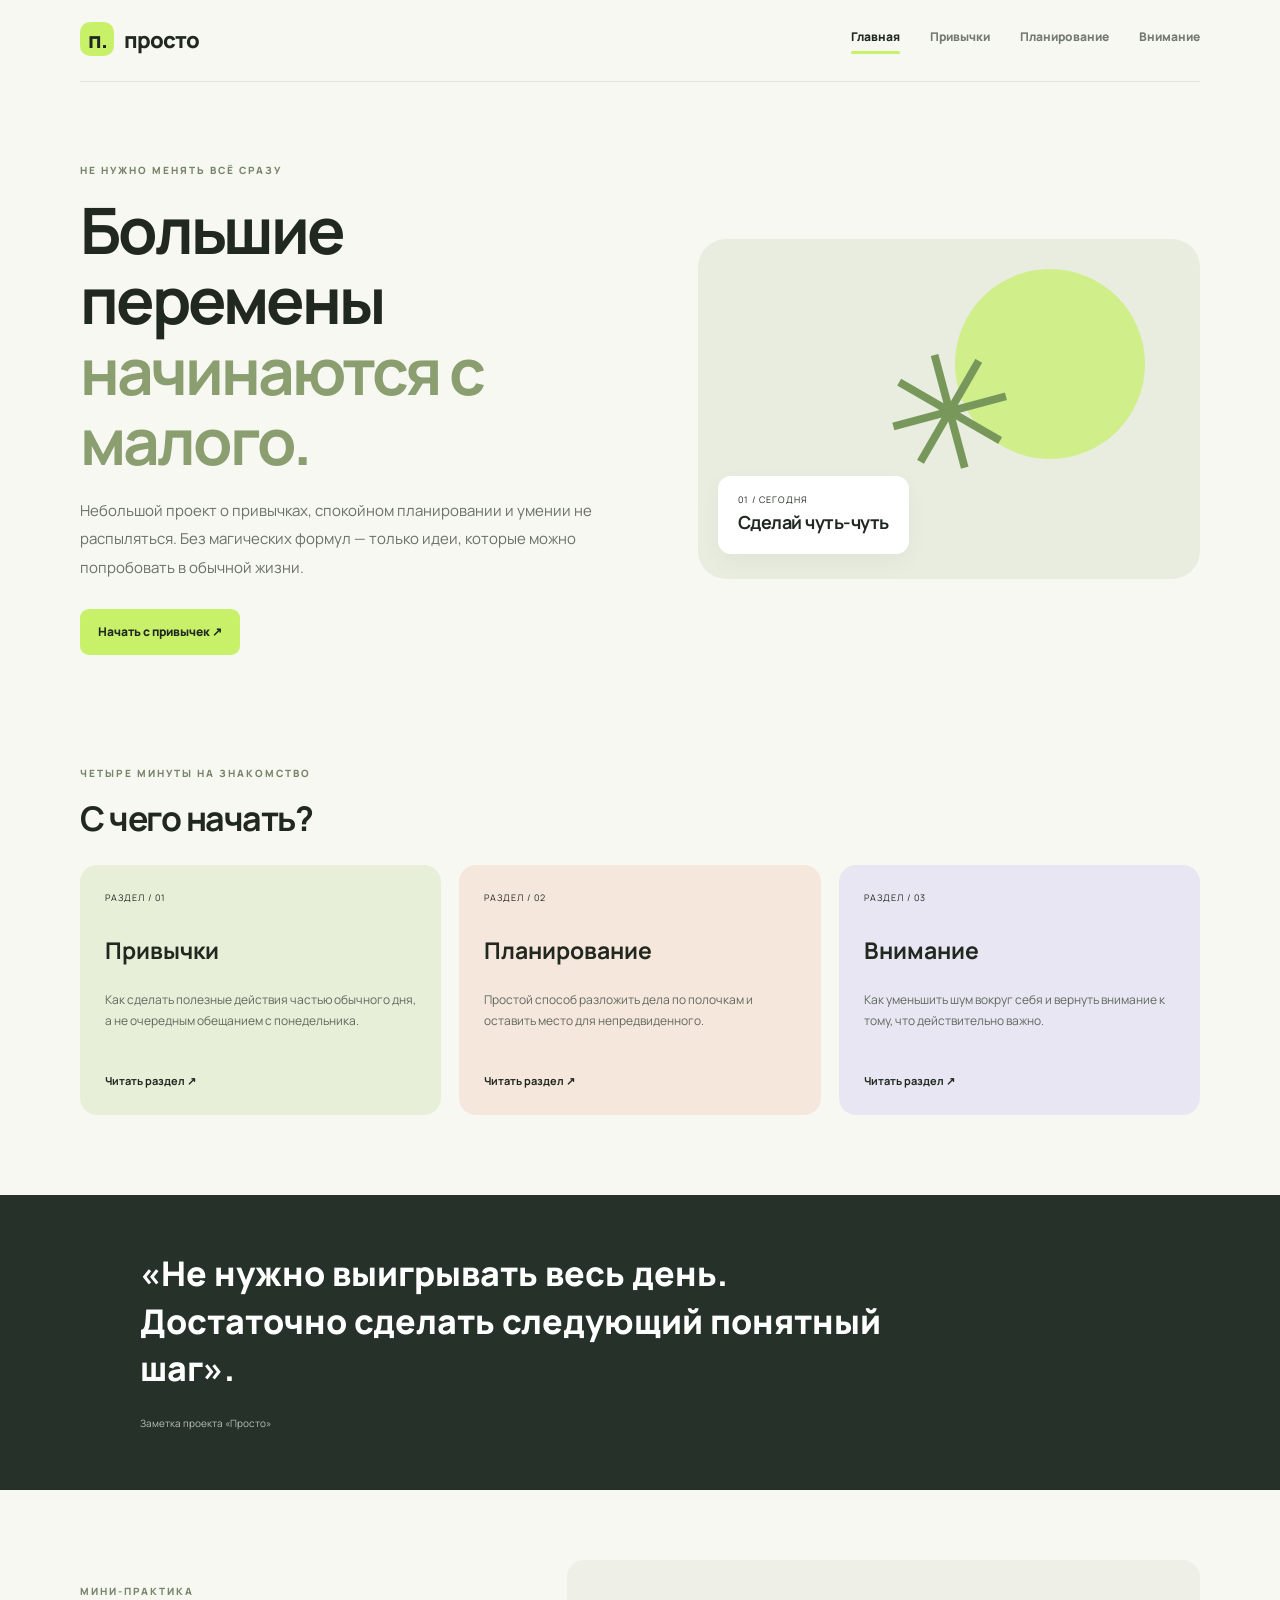
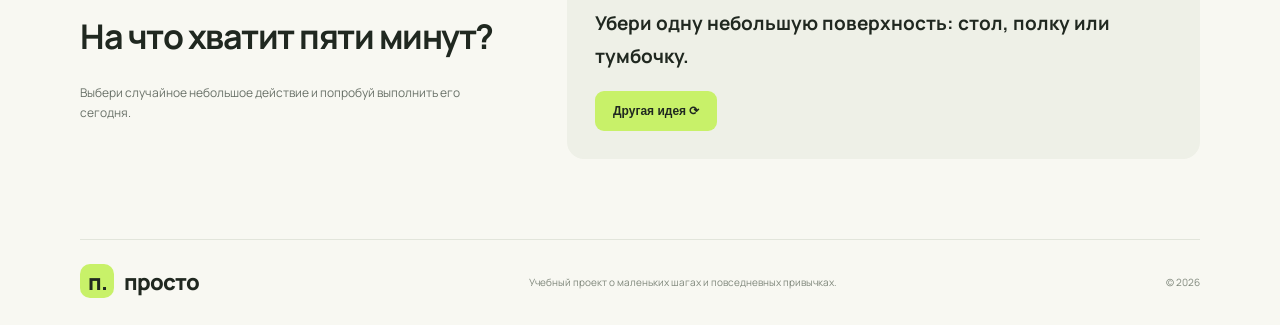
<file: index.html>
<!DOCTYPE html><html lang="ru"><head><meta charset="UTF-8"><meta name="viewport" content="width=device-width, initial-scale=1.0"><meta name="description" content="Просто — сайт о привычках, планировании и внимании."><title>Главная — Просто</title><link rel="stylesheet" href="style.css"><script src="script.js" defer></script></head><body><header><a class="logo" href="index.html"><span>п.</span> просто</a><button class="menu-toggle" aria-label="Открыть меню">☰</button><nav><a class="active" href="index.html">Главная</a><a class="" href="habits.html">Привычки</a><a class="" href="planning.html">Планирование</a><a class="" href="focus.html">Внимание</a></nav></header><main><section class="hero"><div><p class="eyebrow">НЕ НУЖНО МЕНЯТЬ ВСЁ СРАЗУ</p><h1>Большие перемены<br><span>начинаются с малого.</span></h1><p class="lead">Небольшой проект о привычках, спокойном планировании и умении не распыляться. Без магических формул — только идеи, которые можно попробовать в обычной жизни.</p><a class="btn" href="habits.html">Начать с привычек ↗</a></div><div class="art"><div class="sun"></div><div class="plant">✳</div><div class="floating">01 / СЕГОДНЯ<br><b>Сделай чуть-чуть</b></div></div></section><section class="section"><p class="eyebrow">ЧЕТЫРЕ МИНУТЫ НА ЗНАКОМСТВО</p><h2>С чего начать?</h2><div class="cards"><a class="card" href="habits.html"><small>РАЗДЕЛ / 01</small><h3>Привычки</h3><p>Как сделать полезные действия частью обычного дня, а не очередным обещанием с понедельника.</p><b>Читать раздел ↗</b></a><a class="card" href="planning.html"><small>РАЗДЕЛ / 02</small><h3>Планирование</h3><p>Простой способ разложить дела по полочкам и оставить место для непредвиденного.</p><b>Читать раздел ↗</b></a><a class="card" href="focus.html"><small>РАЗДЕЛ / 03</small><h3>Внимание</h3><p>Как уменьшить шум вокруг себя и вернуть внимание к тому, что действительно важно.</p><b>Читать раздел ↗</b></a></div></section>
<section class="quote"><p>«Не нужно выигрывать весь день. Достаточно сделать следующий понятный шаг».</p><small>Заметка проекта «Просто»</small></section>
<section class="section split"><div><p class="eyebrow">МИНИ-ПРАКТИКА</p><h2>На что хватит пяти минут?</h2><p class="muted">Выбери случайное небольшое действие и попробуй выполнить его сегодня.</p></div><div class="taskbox"><p id="task-text">Убери одну небольшую поверхность: стол, полку или тумбочку.</p><button class="btn" id="new-task">Другая идея ⟳</button></div></section></main><footer><a class="logo" href="index.html"><span>п.</span> просто</a><p>Учебный проект о маленьких шагах и повседневных привычках.</p><small>© 2026</small></footer></body></html>
</file>
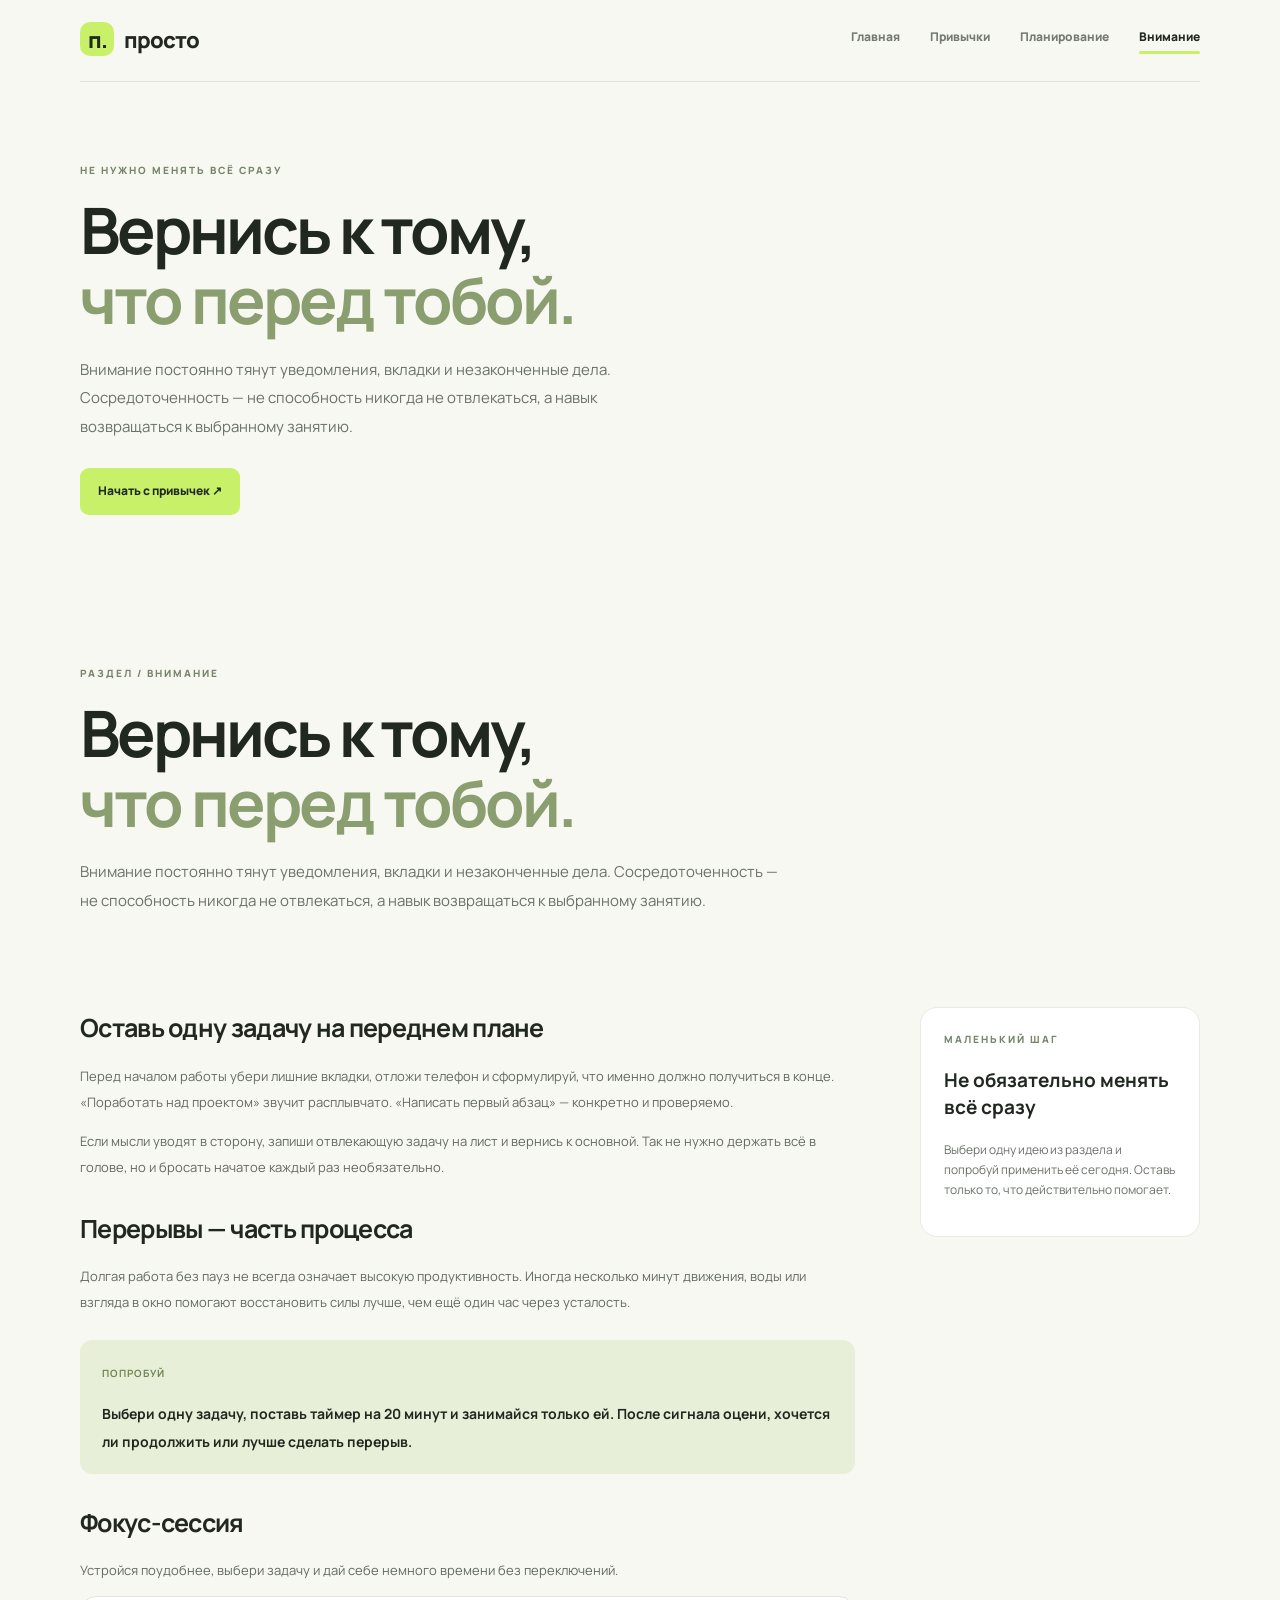
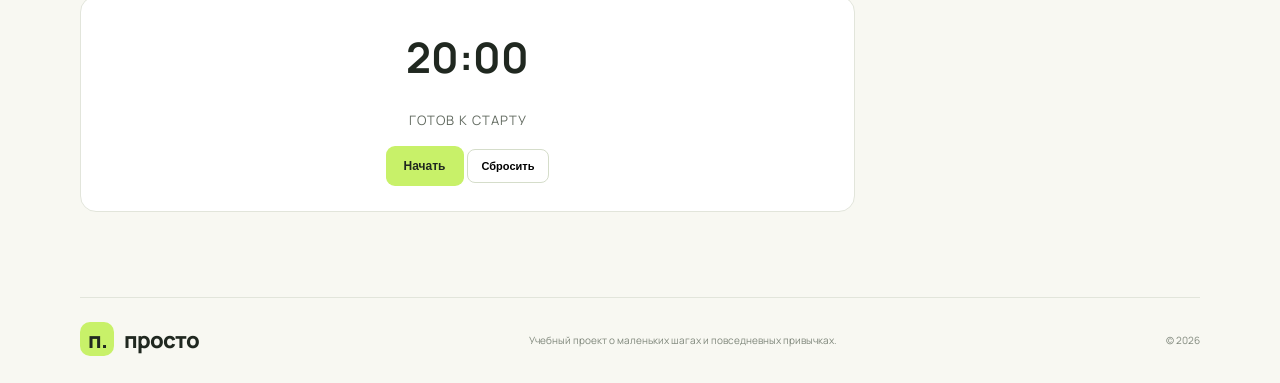
<file: focus.html>
<!DOCTYPE html><html lang="ru"><head><meta charset="UTF-8"><meta name="viewport" content="width=device-width, initial-scale=1.0"><meta name="description" content="Просто — сайт о привычках, планировании и внимании."><title>Внимание — Просто</title><link rel="stylesheet" href="style.css"><script src="script.js" defer></script></head><body><header><a class="logo" href="index.html"><span>п.</span> просто</a><button class="menu-toggle" aria-label="Открыть меню">☰</button><nav><a class="" href="index.html">Главная</a><a class="" href="habits.html">Привычки</a><a class="" href="planning.html">Планирование</a><a class="active" href="focus.html">Внимание</a></nav></header><main><section class="hero"><div><p class="eyebrow">НЕ НУЖНО МЕНЯТЬ ВСЁ СРАЗУ</p><h1>Вернись к тому,<br><span>что перед тобой.</span></h1><p class="lead">Внимание постоянно тянут уведомления, вкладки и незаконченные дела. Сосредоточенность — не способность никогда не отвлекаться, а навык возвращаться к выбранному занятию.</p><a class="btn" href="habits.html">Начать с привычек ↗</a></div></section><section class="page-hero"><p class="eyebrow">РАЗДЕЛ / ВНИМАНИЕ</p><h1>Вернись к тому,<br><span>что перед тобой.</span></h1><p class="lead">Внимание постоянно тянут уведомления, вкладки и незаконченные дела. Сосредоточенность — не способность никогда не отвлекаться, а навык возвращаться к выбранному занятию.</p></section><section class="reading"><article><h2>Оставь одну задачу на переднем плане</h2>
<p>Перед началом работы убери лишние вкладки, отложи телефон и сформулируй, что именно должно получиться в конце. «Поработать над проектом» звучит расплывчато. «Написать первый абзац» — конкретно и проверяемо.</p>
<p>Если мысли уводят в сторону, запиши отвлекающую задачу на лист и вернись к основной. Так не нужно держать всё в голове, но и бросать начатое каждый раз необязательно.</p>
<h2>Перерывы — часть процесса</h2>
<p>Долгая работа без пауз не всегда означает высокую продуктивность. Иногда несколько минут движения, воды или взгляда в окно помогают восстановить силы лучше, чем ещё один час через усталость.</p>
<div class="tip"><b>Попробуй</b><p>Выбери одну задачу, поставь таймер на 20 минут и занимайся только ей. После сигнала оцени, хочется ли продолжить или лучше сделать перерыв.</p></div>
<h2>Фокус-сессия</h2><p>Устройся поудобнее, выбери задачу и дай себе немного времени без переключений.</p>
<div class="timer"><strong id="timer-display">20:00</strong><p id="timer-state">ГОТОВ К СТАРТУ</p><button class="btn" id="timer-start">Начать</button> <button class="outline" id="timer-reset">Сбросить</button></div></article><aside><p class="eyebrow">МАЛЕНЬКИЙ ШАГ</p><h3>Не обязательно менять всё сразу</h3><p class="muted">Выбери одну идею из раздела и попробуй применить её сегодня. Оставь только то, что действительно помогает.</aside></section></main><footer><a class="logo" href="index.html"><span>п.</span> просто</a><p>Учебный проект о маленьких шагах и повседневных привычках.</p><small>© 2026</small></footer></body></html>
</file>
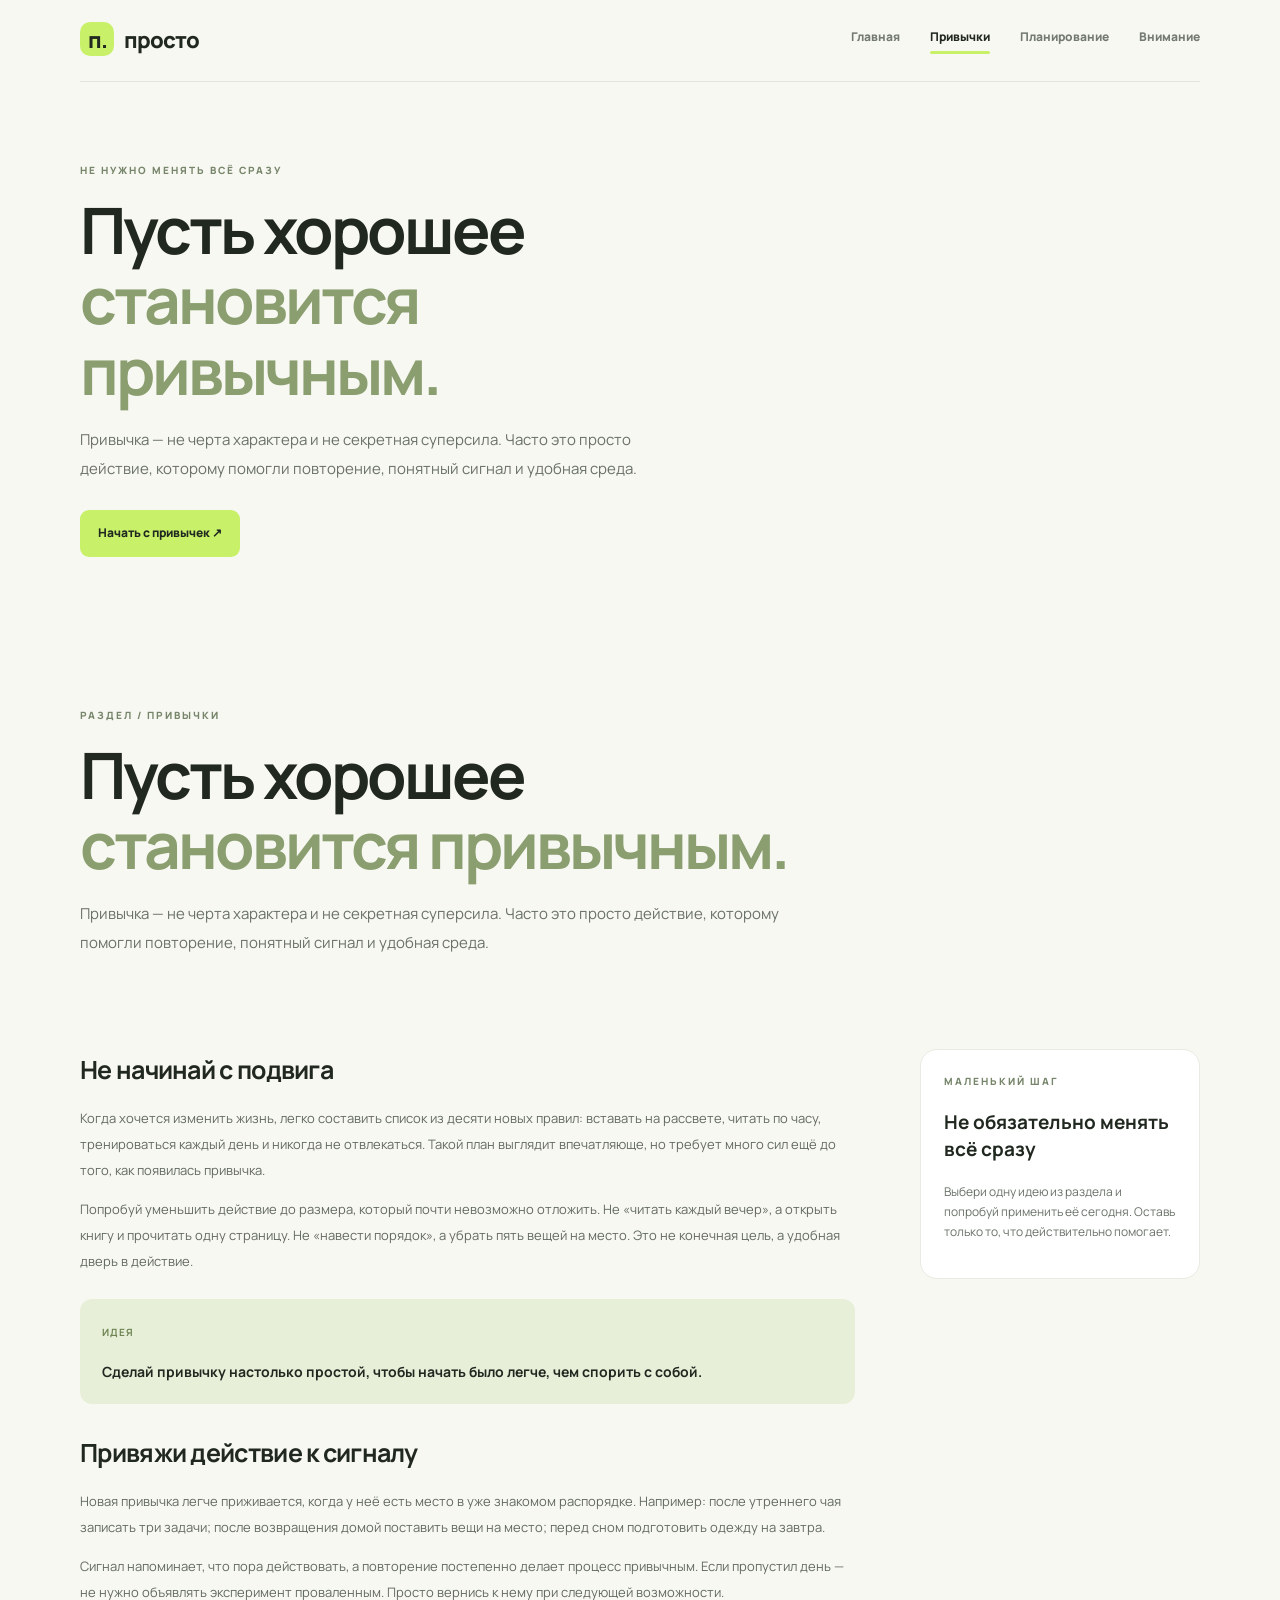
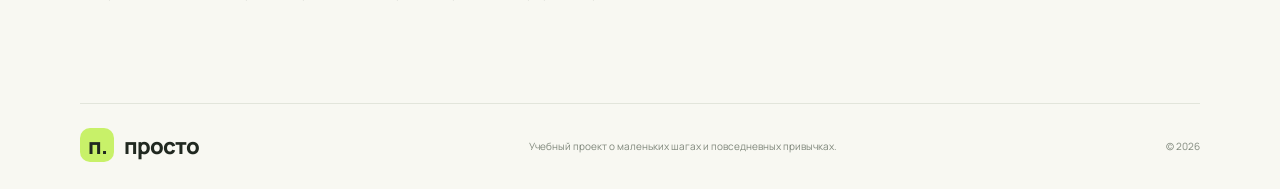
<file: habits.html>
<!DOCTYPE html><html lang="ru"><head><meta charset="UTF-8"><meta name="viewport" content="width=device-width, initial-scale=1.0"><meta name="description" content="Просто — сайт о привычках, планировании и внимании."><title>Привычки — Просто</title><link rel="stylesheet" href="style.css"><script src="script.js" defer></script></head><body><header><a class="logo" href="index.html"><span>п.</span> просто</a><button class="menu-toggle" aria-label="Открыть меню">☰</button><nav><a class="" href="index.html">Главная</a><a class="active" href="habits.html">Привычки</a><a class="" href="planning.html">Планирование</a><a class="" href="focus.html">Внимание</a></nav></header><main><section class="hero"><div><p class="eyebrow">НЕ НУЖНО МЕНЯТЬ ВСЁ СРАЗУ</p><h1>Пусть хорошее<br><span>становится привычным.</span></h1><p class="lead">Привычка — не черта характера и не секретная суперсила. Часто это просто действие, которому помогли повторение, понятный сигнал и удобная среда.</p><a class="btn" href="habits.html">Начать с привычек ↗</a></div></section><section class="page-hero"><p class="eyebrow">РАЗДЕЛ / ПРИВЫЧКИ</p><h1>Пусть хорошее<br><span>становится привычным.</span></h1><p class="lead">Привычка — не черта характера и не секретная суперсила. Часто это просто действие, которому помогли повторение, понятный сигнал и удобная среда.</p></section><section class="reading"><article><h2>Не начинай с подвига</h2>
<p>Когда хочется изменить жизнь, легко составить список из десяти новых правил: вставать на рассвете, читать по часу, тренироваться каждый день и никогда не отвлекаться. Такой план выглядит впечатляюще, но требует много сил ещё до того, как появилась привычка.</p>
<p>Попробуй уменьшить действие до размера, который почти невозможно отложить. Не «читать каждый вечер», а открыть книгу и прочитать одну страницу. Не «навести порядок», а убрать пять вещей на место. Это не конечная цель, а удобная дверь в действие.</p>
<div class="tip"><b>Идея</b><p>Сделай привычку настолько простой, чтобы начать было легче, чем спорить с собой.</p></div>
<h2>Привяжи действие к сигналу</h2>
<p>Новая привычка легче приживается, когда у неё есть место в уже знакомом распорядке. Например: после утреннего чая записать три задачи; после возвращения домой поставить вещи на место; перед сном подготовить одежду на завтра.</p>
<p>Сигнал напоминает, что пора действовать, а повторение постепенно делает процесс привычным. Если пропустил день — не нужно объявлять эксперимент проваленным. Просто вернись к нему при следующей возможности.</p></article><aside><p class="eyebrow">МАЛЕНЬКИЙ ШАГ</p><h3>Не обязательно менять всё сразу</h3><p class="muted">Выбери одну идею из раздела и попробуй применить её сегодня. Оставь только то, что действительно помогает.</aside></section></main><footer><a class="logo" href="index.html"><span>п.</span> просто</a><p>Учебный проект о маленьких шагах и повседневных привычках.</p><small>© 2026</small></footer></body></html>
</file>
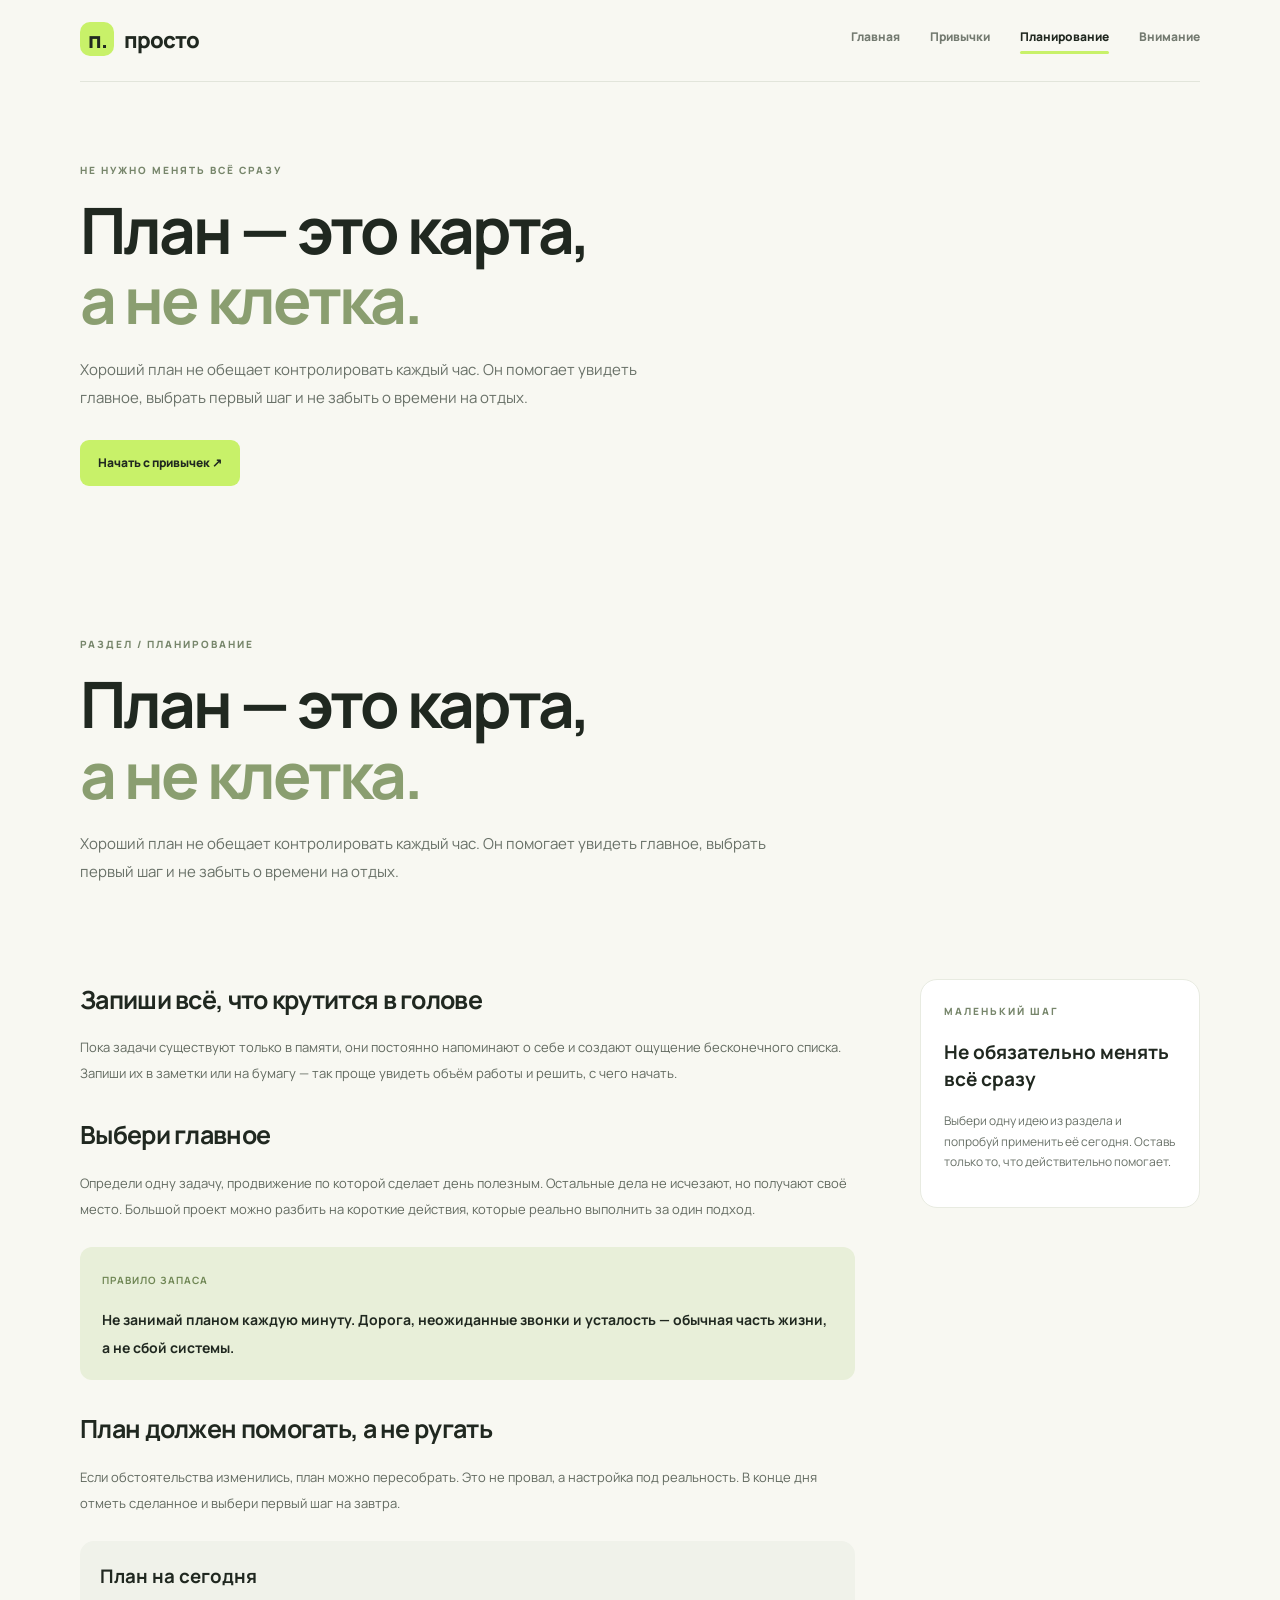
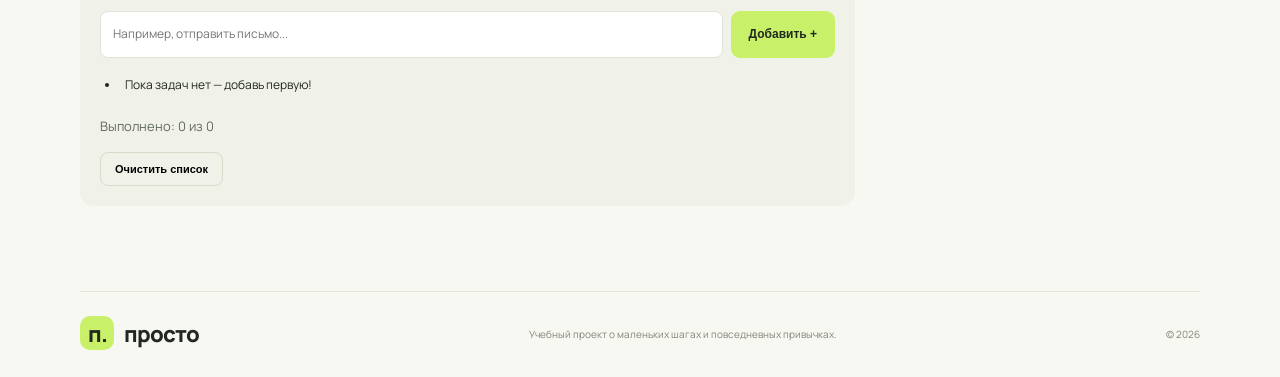
<file: planning.html>
<!DOCTYPE html><html lang="ru"><head><meta charset="UTF-8"><meta name="viewport" content="width=device-width, initial-scale=1.0"><meta name="description" content="Просто — сайт о привычках, планировании и внимании."><title>Планирование — Просто</title><link rel="stylesheet" href="style.css"><script src="script.js" defer></script></head><body><header><a class="logo" href="index.html"><span>п.</span> просто</a><button class="menu-toggle" aria-label="Открыть меню">☰</button><nav><a class="" href="index.html">Главная</a><a class="" href="habits.html">Привычки</a><a class="active" href="planning.html">Планирование</a><a class="" href="focus.html">Внимание</a></nav></header><main><section class="hero"><div><p class="eyebrow">НЕ НУЖНО МЕНЯТЬ ВСЁ СРАЗУ</p><h1>План — это карта,<br><span>а не клетка.</span></h1><p class="lead">Хороший план не обещает контролировать каждый час. Он помогает увидеть главное, выбрать первый шаг и не забыть о времени на отдых.</p><a class="btn" href="habits.html">Начать с привычек ↗</a></div></section><section class="page-hero"><p class="eyebrow">РАЗДЕЛ / ПЛАНИРОВАНИЕ</p><h1>План — это карта,<br><span>а не клетка.</span></h1><p class="lead">Хороший план не обещает контролировать каждый час. Он помогает увидеть главное, выбрать первый шаг и не забыть о времени на отдых.</p></section><section class="reading"><article><h2>Запиши всё, что крутится в голове</h2>
<p>Пока задачи существуют только в памяти, они постоянно напоминают о себе и создают ощущение бесконечного списка. Запиши их в заметки или на бумагу — так проще увидеть объём работы и решить, с чего начать.</p>
<h2>Выбери главное</h2>
<p>Определи одну задачу, продвижение по которой сделает день полезным. Остальные дела не исчезают, но получают своё место. Большой проект можно разбить на короткие действия, которые реально выполнить за один подход.</p>
<div class="tip"><b>Правило запаса</b><p>Не занимай планом каждую минуту. Дорога, неожиданные звонки и усталость — обычная часть жизни, а не сбой системы.</p></div>
<h2>План должен помогать, а не ругать</h2>
<p>Если обстоятельства изменились, план можно пересобрать. Это не провал, а настройка под реальность. В конце дня отметь сделанное и выбери первый шаг на завтра.</p>
<div class="todo"><h3>План на сегодня</h3><form id="todo-form"><input id="todo-input" maxlength="100" placeholder="Например, отправить письмо..." aria-label="Новая задача"><button class="btn" type="submit">Добавить +</button></form><ul id="todo-list"></ul><p id="todo-summary" class="muted"></p><button class="outline" id="clear-todos" type="button">Очистить список</button></div></article><aside><p class="eyebrow">МАЛЕНЬКИЙ ШАГ</p><h3>Не обязательно менять всё сразу</h3><p class="muted">Выбери одну идею из раздела и попробуй применить её сегодня. Оставь только то, что действительно помогает.</aside></section></main><footer><a class="logo" href="index.html"><span>п.</span> просто</a><p>Учебный проект о маленьких шагах и повседневных привычках.</p><small>© 2026</small></footer></body></html>
</file>
<file: style.css>
@import url('https://fonts.googleapis.com/css2?family=Manrope:wght@400;500;600;700;800&display=swap');
:root{--ink:#202820;--muted:#697168;--paper:#f8f8f2;--green:#c8f169;--line:#e2e5db;--dark:#253129}*{box-sizing:border-box}body{margin:0;background:var(--paper);color:var(--ink);font-family:Manrope,Arial,sans-serif;line-height:1.7}a{color:inherit;text-decoration:none}header,footer{width:min(1120px,calc(100% - 40px));margin:auto;display:flex;align-items:center;justify-content:space-between}header{height:82px;border-bottom:1px solid var(--line)}.logo{font-weight:800;font-size:22px;letter-spacing:-1px}.logo span{display:inline-grid;place-items:center;width:34px;height:34px;border-radius:10px;background:var(--green);margin-right:7px}nav{display:flex;gap:30px}nav a{font-size:12px;font-weight:800;color:#737a70}nav a:hover,nav a.active{color:var(--ink)}nav a.active:after{content:"";display:block;height:3px;background:var(--green);margin-top:4px;border-radius:4px}.menu-toggle{display:none}.hero{width:min(1120px,calc(100% - 40px));margin:auto;display:grid;grid-template-columns:1fr .9fr;gap:60px;align-items:center;padding:80px 0}.eyebrow{font-size:10px;font-weight:800;letter-spacing:2px;color:#77866b;margin:0 0 16px}.hero h1,.page-hero h1{font-size:clamp(40px,5vw,66px);line-height:1.1;letter-spacing:-3px;margin:0 0 20px}.hero h1 span,.page-hero h1 span{color:#8a9e70}.lead{font-size:15px;color:var(--muted);max-width:580px;line-height:1.9;margin-bottom:27px}.btn{display:inline-block;border:0;background:var(--green);padding:13px 18px;border-radius:9px;font-size:12px;font-weight:800;cursor:pointer;color:var(--ink)}.btn:hover{filter:brightness(.96);transform:translateY(-1px)}.art{height:340px;background:#e9eddf;border-radius:28px;position:relative;overflow:hidden;display:grid;place-items:center}.sun{position:absolute;right:55px;top:30px;width:190px;height:190px;border-radius:50%;background:#d0ef8b}.plant{z-index:1;font-size:160px;color:#78985b;transform:rotate(-15deg)}.floating{position:absolute;bottom:25px;left:20px;background:#fff;padding:16px 20px;border-radius:13px;font-size:9px;letter-spacing:1px;box-shadow:0 8px 25px #0000000a}.floating b{font-size:18px;letter-spacing:-.5px}.section{width:min(1120px,calc(100% - 40px));margin:auto;padding:30px 0 80px}.section h2,.split h2{font-size:34px;line-height:1.2;letter-spacing:-1.5px;margin:0 0 26px}.cards{display:grid;grid-template-columns:repeat(3,1fr);gap:18px}.card{padding:25px;border-radius:17px;background:#e7efd9;min-height:250px;display:flex;flex-direction:column;transition:.2s}.card:nth-child(2){background:#f6e7dc}.card:nth-child(3){background:#e8e6f2}.card:hover{transform:translateY(-4px)}.card small{font-size:9px;letter-spacing:1px}.card h3{font-size:23px;margin:25px 0 7px}.card p{font-size:12px;color:#60685d;line-height:1.8}.card b{font-size:11px;margin-top:auto}.quote{background:var(--dark);color:#fff;padding:55px max(25px,calc((100% - 1000px)/2))}.quote p{font-size:clamp(23px,3vw,34px);font-weight:800;line-height:1.4;max-width:800px;margin:0 0 15px}.quote small{color:#b8c1b2;font-size:10px}.split{display:grid;grid-template-columns:.8fr 1.2fr;gap:65px;align-items:center;padding-top:70px}.muted{color:var(--muted);font-size:12px}.taskbox{background:#eef0e7;padding:28px;border-radius:17px}.taskbox p{font-size:19px;font-weight:700}.page-hero{width:min(1120px,calc(100% - 40px));margin:auto;padding:70px 0 45px}.page-hero .lead{max-width:700px}.reading{width:min(1120px,calc(100% - 40px));margin:auto;display:grid;grid-template-columns:minmax(0,1fr) 280px;gap:65px;padding:20px 0 85px}.reading article h2{font-size:25px;letter-spacing:-.7px;margin:28px 0 10px}.reading article h2:first-child{margin-top:0}.reading article p{font-size:13px;line-height:2;color:#626a60}.reading aside{background:#fff;border:1px solid #e8ebe1;border-radius:17px;padding:23px;align-self:start}.reading aside h3{font-size:19px;line-height:1.4}.tip{background:#e8efd9;border-radius:12px;padding:18px 22px;margin:25px 0}.tip b{font-size:10px;letter-spacing:1px;text-transform:uppercase;color:#6f8654}.tip p{font-size:14px!important;font-weight:700;color:var(--ink)!important;margin-bottom:0}.todo{background:#f0f2ea;padding:20px;border-radius:14px;margin-top:25px}.todo h3{margin-top:0}.todo form{display:flex;gap:8px}.todo input{flex:1;min-width:0;padding:12px;border:1px solid #dfe4d8;border-radius:8px;font:inherit;font-size:12px}.todo ul{padding-left:20px;font-size:12px}.todo li{padding:5px}.todo li button{margin-left:10px;border:0;background:none;cursor:pointer}.outline{background:transparent;border:1px solid #d5ddca;border-radius:8px;padding:10px 14px;font-size:11px;font-weight:800;cursor:pointer}.timer{background:#fff;border:1px solid var(--line);border-radius:16px;padding:25px;text-align:center}.timer strong{font-size:42px;display:block}.timer p{font-size:9px;letter-spacing:1px}footer{border-top:1px solid var(--line);padding:24px 0;gap:20px}footer p,footer small{font-size:10px;color:#7f877b} @media(max-width:700px){header{height:70px}.menu-toggle{display:block;border:0;background:none;font-size:23px}nav{display:none;position:absolute;top:65px;left:15px;right:15px;background:white;border:1px solid var(--line);border-radius:12px;padding:18px;z-index:5;flex-direction:column;gap:14px}nav.open{display:flex}.hero{grid-template-columns:1fr;gap:30px;padding:45px 0}.hero h1,.page-hero h1{font-size:43px;letter-spacing:-2px}.art{height:270px}.cards{grid-template-columns:1fr}.card{min-height:210px}.section h2,.split h2{font-size:29px}.split{grid-template-columns:1fr;gap:20px}.page-hero{padding:45px 0 25px}.reading{grid-template-columns:1fr;gap:25px}.reading aside{order:-1}.quote{padding:40px 22px}footer{flex-wrap:wrap}footer p{order:3;flex-basis:100%}.todo form{flex-direction:column}}
</file>
